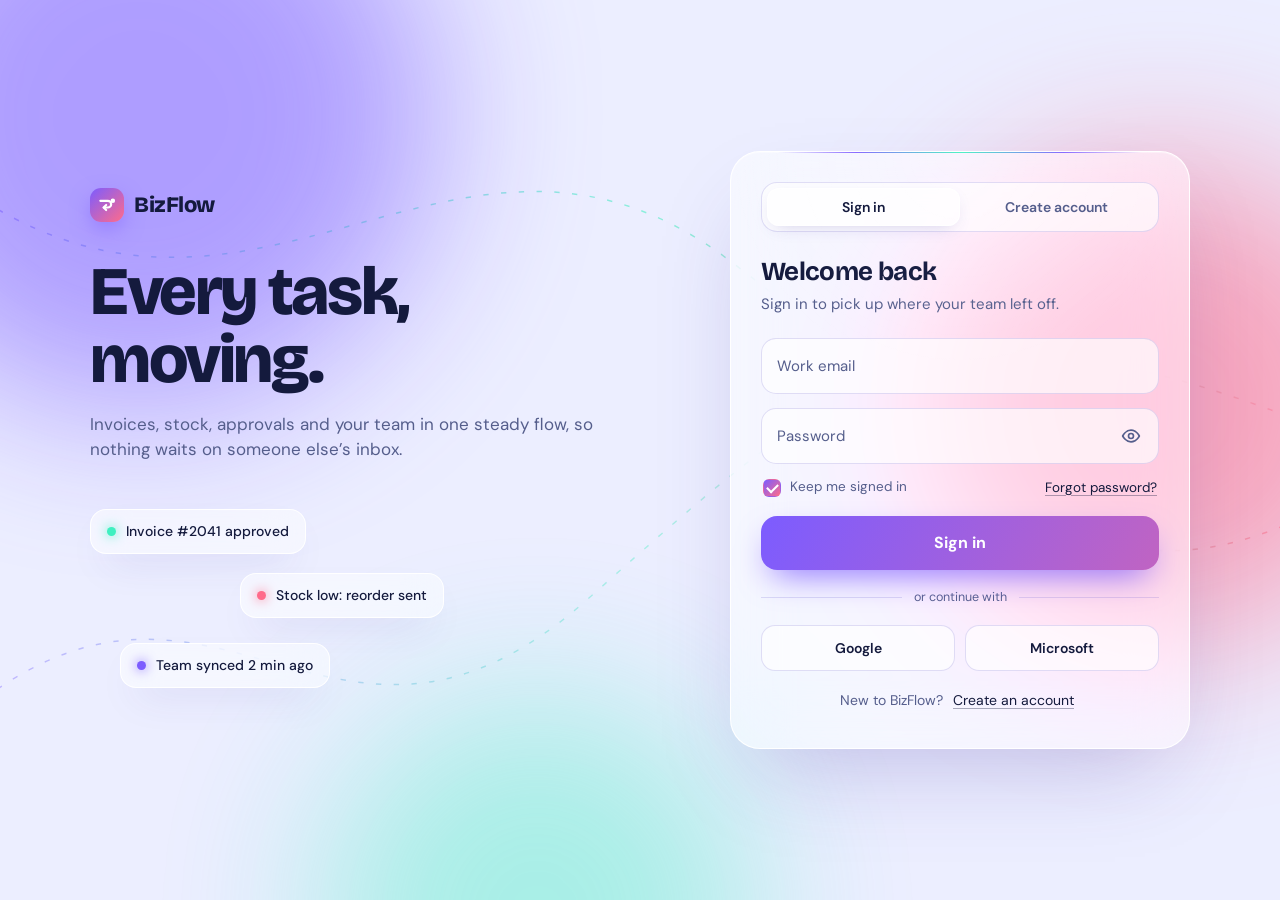
<file: frontend/BizFlow Login & Register.html>
<!DOCTYPE html>
<html lang="en">
<head>
<meta charset="utf-8">
<meta name="viewport" content="width=device-width, initial-scale=1, viewport-fit=cover">
<title>BizFlow · Sign in</title>
<link rel="preconnect" href="https://fonts.googleapis.com">
<link rel="preconnect" href="https://fonts.gstatic.com" crossorigin>
<link href="https://fonts.googleapis.com/css2?family=Bricolage+Grotesque:opsz,wght@12..96,500;12..96,700;12..96,800&family=DM+Sans:wght@400;500;600&display=swap" rel="stylesheet">
<style>
:root{
  --bg:#070B1F;--ink:#EEF1FF;--muted:#9AA3C7;
  --glass:rgba(255,255,255,.07);--glass-edge:rgba(255,255,255,.2);
  --field:rgba(255,255,255,.07);--field-edge:rgba(255,255,255,.14);
  --a1:#7C5CFF;--a2:#FF6B8A;--a3:#3EF0C0;--err:#FF7A8E;
  --shadow:rgba(0,0,0,.5);--blob:.75;--btn-ink:#0A0F2B;
  color-scheme:dark;
}
@media (prefers-color-scheme:light){
  :root:not([data-theme="dark"]){
    --bg:#ECEEFF;--ink:#141A3D;--muted:#555E8C;
    --glass:rgba(255,255,255,.5);--glass-edge:rgba(255,255,255,.95);
    --field:rgba(255,255,255,.65);--field-edge:rgba(90,80,200,.18);
    --err:#D6304F;--shadow:rgba(70,55,160,.28);--blob:.55;--btn-ink:#fff;
    color-scheme:light;
  }
}
:root[data-theme="light"]{
  --bg:#ECEEFF;--ink:#141A3D;--muted:#555E8C;
  --glass:rgba(255,255,255,.5);--glass-edge:rgba(255,255,255,.95);
  --field:rgba(255,255,255,.65);--field-edge:rgba(90,80,200,.18);
  --err:#D6304F;--shadow:rgba(70,55,160,.28);--blob:.55;--btn-ink:#fff;color-scheme:light;
}
*{box-sizing:border-box;margin:0}
:root{padding-top:env(safe-area-inset-top,0px);padding-bottom:env(safe-area-inset-bottom,0px)}
html{scroll-padding-top:env(safe-area-inset-top,0px)}
html,body{min-height:100%}
body{background:var(--bg);color:var(--ink);font:400 15px/1.5 "DM Sans",system-ui,sans-serif;overflow-x:hidden;-webkit-font-smoothing:antialiased}

/* backdrop */
.stage{position:fixed;inset:0;overflow:hidden;z-index:0}
.blob{position:absolute;border-radius:50%;filter:blur(80px);opacity:var(--blob);will-change:transform}
.b1{width:46vmax;height:46vmax;background:var(--a1);left:-12vmax;top:-14vmax;animation:d1 22s ease-in-out infinite alternate}
.b2{width:38vmax;height:38vmax;background:var(--a2);right:-10vmax;top:18vh;animation:d2 26s ease-in-out infinite alternate}
.b3{width:34vmax;height:34vmax;background:var(--a3);left:25vw;bottom:-18vmax;animation:d3 30s ease-in-out infinite alternate;opacity:calc(var(--blob) * .7)}
@keyframes d1{to{transform:translate(18vmax,12vmax) scale(1.15)}}
@keyframes d2{to{transform:translate(-16vmax,-8vmax) scale(.9)}}
@keyframes d3{to{transform:translate(-20vmax,-10vmax) scale(1.2)}}
.flow{position:absolute;inset:0;width:100%;height:100%;opacity:.55}
.flow path{fill:none;stroke:url(#g);stroke-width:1.5;stroke-dasharray:6 14;animation:dash 14s linear infinite}
.flow path:nth-child(2){animation-duration:20s;animation-direction:reverse;opacity:.7}
@keyframes dash{to{stroke-dashoffset:-400}}

/* layout */
main{position:relative;z-index:1;min-height:100vh;display:grid;grid-template-columns:1.1fr minmax(360px,460px);gap:clamp(32px,6vw,96px);align-items:center;max-width:1180px;margin:0 auto;padding:40px clamp(18px,4vw,40px)}
.brand{display:flex;align-items:center;gap:10px;font:800 22px "Bricolage Grotesque",sans-serif;letter-spacing:-.02em}
.logo{width:34px;height:34px;border-radius:11px;background:linear-gradient(135deg,var(--a1),var(--a2));display:grid;place-items:center;box-shadow:0 8px 24px -6px var(--a1)}
.logo svg{width:20px;height:20px}
.pitch h1{font:800 clamp(38px,5.4vw,68px)/1 "Bricolage Grotesque",sans-serif;letter-spacing:-.035em;margin:36px 0 18px;max-width:11ch}
.pitch p{color:var(--muted);max-width:42ch;font-size:17px}
.chips{position:relative;height:210px;margin-top:40px;max-width:480px}
.chip{position:absolute;display:flex;align-items:center;gap:10px;padding:11px 16px;border-radius:16px;background:var(--glass);border:1px solid var(--glass-edge);backdrop-filter:blur(18px) saturate(160%);-webkit-backdrop-filter:blur(18px) saturate(160%);box-shadow:0 18px 40px -18px var(--shadow);font-weight:500;font-size:14px;animation:bob 7s ease-in-out infinite}
.chip i{width:9px;height:9px;border-radius:50%;background:var(--a3);box-shadow:0 0 12px var(--a3)}
.chip:nth-child(1){left:0;top:6px}
.chip:nth-child(2){left:150px;top:70px;animation-delay:-2s}.chip:nth-child(2) i{background:var(--a2);box-shadow:0 0 12px var(--a2)}
.chip:nth-child(3){left:30px;top:140px;animation-delay:-4s}.chip:nth-child(3) i{background:var(--a1);box-shadow:0 0 12px var(--a1)}
@keyframes bob{50%{transform:translateY(-12px)}}

/* glass card */
.tilt{perspective:1100px}
.card{--mx:50%;--my:0%;position:relative;border-radius:30px;padding:30px;background:var(--glass);border:1px solid var(--glass-edge);backdrop-filter:blur(28px) saturate(170%);-webkit-backdrop-filter:blur(28px) saturate(170%);box-shadow:0 40px 90px -30px var(--shadow),inset 0 1px 0 rgba(255,255,255,.35);transition:transform .25s ease-out;transform-style:preserve-3d;overflow:hidden;animation:rise .9s cubic-bezier(.2,.8,.2,1) both}
@keyframes rise{from{opacity:0;transform:translateY(30px) scale(.97)}}
.card::before{content:"";position:absolute;inset:0;border-radius:inherit;pointer-events:none;background:radial-gradient(420px circle at var(--mx) var(--my),rgba(255,255,255,.22),transparent 55%);mix-blend-mode:soft-light}
.card::after{content:"";position:absolute;inset:0;border-radius:inherit;padding:1px;pointer-events:none;background:radial-gradient(260px circle at var(--mx) var(--my),var(--a3),var(--a1) 40%,transparent 70%);-webkit-mask:linear-gradient(#000 0 0) content-box,linear-gradient(#000 0 0);-webkit-mask-composite:xor;mask-composite:exclude;opacity:.9}

.tabs{position:relative;display:grid;grid-template-columns:1fr 1fr;padding:5px;border-radius:16px;background:var(--field);border:1px solid var(--field-edge);margin-bottom:26px}
.tabs button{position:relative;z-index:1;background:none;border:0;color:var(--muted);font:600 14px "DM Sans",sans-serif;padding:10px;cursor:pointer;transition:color .3s;border-radius:12px}
.tabs button[aria-selected="true"]{color:var(--ink)}
.pill{position:absolute;top:5px;bottom:5px;left:5px;width:calc(50% - 5px);border-radius:12px;background:var(--glass);border:1px solid var(--glass-edge);box-shadow:0 6px 18px -8px var(--shadow),inset 0 1px 0 rgba(255,255,255,.3);transition:transform .45s cubic-bezier(.5,1.4,.4,1)}
.tabs[data-view="register"] .pill{transform:translateX(100%)}

.panes{display:grid}
.pane{grid-area:1/1;transition:opacity .4s,transform .5s cubic-bezier(.2,.8,.2,1),filter .4s}
.pane[hidden-pane]{opacity:0;pointer-events:none;visibility:hidden;filter:blur(8px);transition:opacity .3s,transform .4s,filter .3s,visibility 0s .4s}
#login[hidden-pane]{transform:translateX(-30px)}
#register[hidden-pane]{transform:translateX(30px)}
h2{font:700 26px/1.1 "Bricolage Grotesque",sans-serif;letter-spacing:-.025em}
.sub{color:var(--muted);margin:6px 0 22px}

.field{position:relative;margin-bottom:14px}
.field input{width:100%;height:56px;padding:22px 46px 6px 16px;border-radius:15px;border:1px solid var(--field-edge);background:var(--field);color:var(--ink);font:500 15px "DM Sans",sans-serif;outline:none;transition:border-color .25s,box-shadow .25s,background .25s}
.field label{position:absolute;left:16px;top:17px;color:var(--muted);pointer-events:none;transition:all .2s;transform-origin:left}
.field input:focus,.field input:not(:placeholder-shown){}
.field input:focus ~ label,.field input:not(:placeholder-shown) ~ label{top:8px;font-size:11.5px;color:var(--a3)}
:root:not([data-theme="dark"]) .field input:focus ~ label{color:var(--a1)}
.field input:focus{border-color:var(--a3);box-shadow:0 0 0 4px color-mix(in srgb,var(--a3) 22%,transparent)}
.field.bad input{border-color:var(--err)}
.field .msg{font-size:12.5px;color:var(--err);margin:5px 4px 0;min-height:0;display:none}
.field.bad .msg{display:block}
.eye{position:absolute;right:8px;top:8px;width:40px;height:40px;border:0;background:none;color:var(--muted);cursor:pointer;border-radius:12px;display:grid;place-items:center}
.eye:hover{color:var(--ink)}
.eye svg{width:20px;height:20px}

.meter{display:grid;grid-template-columns:repeat(4,1fr);gap:5px;margin:-4px 2px 14px}
.meter span{height:4px;border-radius:4px;background:var(--field-edge);transition:background .3s}
.meter[data-s="1"] span:nth-child(-n+1){background:var(--err)}
.meter[data-s="2"] span:nth-child(-n+2){background:var(--a2)}
.meter[data-s="3"] span:nth-child(-n+3){background:var(--a1)}
.meter[data-s="4"] span{background:var(--a3)}
.meter-t{font-size:12px;color:var(--muted);margin:-8px 2px 14px;min-height:18px}

.row{display:flex;justify-content:space-between;align-items:center;gap:10px;margin:2px 2px 18px;font-size:13.5px}
.check{display:flex;gap:9px;align-items:flex-start;color:var(--muted);cursor:pointer;line-height:1.4}
.check input{appearance:none;flex:none;width:18px;height:18px;margin-top:1px;border-radius:6px;border:1px solid var(--field-edge);background:var(--field);display:grid;place-items:center;cursor:pointer;transition:all .2s}
.check input:checked{background:linear-gradient(135deg,var(--a1),var(--a2));border-color:transparent}
.check input:checked::after{content:"";width:9px;height:5px;border:2px solid #fff;border-top:0;border-right:0;transform:rotate(-45deg) translate(1px,-1px)}
a,.link{color:var(--ink);text-decoration:underline;text-decoration-color:color-mix(in srgb,var(--ink) 35%,transparent);text-underline-offset:3px;background:none;border:0;font:inherit;cursor:pointer}
a:hover,.link:hover{text-decoration-color:var(--a3)}

.cta{position:relative;width:100%;height:54px;border:0;border-radius:16px;font:700 16px "DM Sans",sans-serif;color:var(--btn-ink);cursor:pointer;background:linear-gradient(120deg,var(--a3),#9CF7DD 45%,var(--a3));background-size:200% 100%;box-shadow:0 14px 34px -12px var(--a3);transition:transform .2s,background-position .6s,box-shadow .3s;overflow:hidden}
:root:not([data-theme="dark"]) .cta{background:linear-gradient(120deg,var(--a1),var(--a2));background-size:200% 100%;box-shadow:0 14px 34px -12px var(--a1)}
@media (prefers-color-scheme:dark){:root:not([data-theme="light"]) .cta{background:linear-gradient(120deg,var(--a3),#9CF7DD 45%,var(--a3));background-size:200% 100%;color:#0A0F2B}}
.cta:hover{transform:translateY(-2px);background-position:100% 0}
.cta:active{transform:scale(.98)}
.cta.load{pointer-events:none;color:transparent}
.cta.load::after{content:"";position:absolute;inset:0;margin:auto;width:22px;height:22px;border-radius:50%;border:3px solid rgba(0,0,0,.2);border-top-color:#0A0F2B;animation:spin .7s linear infinite}
@keyframes spin{to{transform:rotate(360deg)}}
.alt{text-align:center;color:var(--muted);margin-top:18px;font-size:14px}

.divider{display:flex;align-items:center;gap:12px;color:var(--muted);font-size:12.5px;margin:18px 0}
.divider::before,.divider::after{content:"";flex:1;height:1px;background:var(--field-edge)}
.social{display:grid;grid-template-columns:1fr 1fr;gap:10px}
.social button{height:46px;border-radius:14px;border:1px solid var(--field-edge);background:var(--field);color:var(--ink);font:600 14px "DM Sans",sans-serif;cursor:pointer;display:flex;gap:8px;align-items:center;justify-content:center;transition:transform .2s,border-color .2s}
.social button:hover{transform:translateY(-2px);border-color:var(--a1)}

.done{position:absolute;inset:0;display:grid;place-content:center;justify-items:center;text-align:center;gap:10px;padding:30px;background:var(--glass);backdrop-filter:blur(30px);-webkit-backdrop-filter:blur(30px);opacity:0;pointer-events:none;transition:opacity .5s;z-index:3}
.done.on{opacity:1;pointer-events:auto}
.done .ring{width:76px;height:76px;border-radius:50%;display:grid;place-items:center;background:linear-gradient(135deg,var(--a3),var(--a1));box-shadow:0 0 50px -6px var(--a3);transform:scale(.4);transition:transform .7s cubic-bezier(.3,1.6,.4,1)}
.done.on .ring{transform:scale(1)}
.done svg{width:38px;height:38px;stroke:#fff;fill:none;stroke-width:3;stroke-linecap:round;stroke-linejoin:round;stroke-dasharray:40;stroke-dashoffset:40}
.done.on svg{stroke-dashoffset:0;transition:stroke-dashoffset .6s .35s}

:focus-visible{outline:2px solid var(--a3);outline-offset:3px}
@media (max-width:900px){
  main{grid-template-columns:1fr;gap:28px;padding-top:28px}
  .pitch h1{font-size:34px;margin:22px 0 10px;max-width:none}
  .pitch p,.chips{display:none}
  .card{padding:24px 20px}
}
@media (prefers-reduced-motion:reduce){
  *,*::before,*::after{animation:none!important;transition-duration:.01s!important}
}
</style>
</head>
<body>
<div class="stage" aria-hidden="true">
  <div class="blob b1"></div><div class="blob b2"></div><div class="blob b3"></div>
  <svg class="flow" viewBox="0 0 1440 900" preserveAspectRatio="none">
    <defs><linearGradient id="g" x1="0" x2="1"><stop offset="0" stop-color="#7C5CFF"/><stop offset=".5" stop-color="#3EF0C0"/><stop offset="1" stop-color="#FF6B8A"/></linearGradient></defs>
    <path d="M-20 700C250 520 380 820 660 600S1050 280 1460 420"/>
    <path d="M-20 200C300 380 520 60 820 260S1200 620 1460 520"/>
  </svg>
</div>

<main>
  <section class="pitch">
    <div class="brand"><span class="logo"><svg viewBox="0 0 24 24" fill="none" stroke="#fff" stroke-width="2.6" stroke-linecap="round" stroke-linejoin="round"><path d="M4 7h9a4 4 0 0 1 0 8H8"/><path d="m11 12-3 3 3 3"/><circle cx="19" cy="7" r="1.4" fill="#fff"/></svg></span>BizFlow</div>
    <h1>Every task, moving.</h1>
    <p>Invoices, stock, approvals and your team in one steady flow, so nothing waits on someone else’s inbox.</p>
    <div class="chips" aria-hidden="true">
      <div class="chip"><i></i>Invoice #2041 approved</div>
      <div class="chip"><i></i>Stock low: reorder sent</div>
      <div class="chip"><i></i>Team synced 2 min ago</div>
    </div>
  </section>

  <div class="tilt" id="tilt">
    <div class="card" id="card">
      <div class="tabs" id="tabs" data-view="login" role="tablist">
        <span class="pill"></span>
        <button role="tab" id="t-login" aria-selected="true" aria-controls="login" data-go="login">Sign in</button>
        <button role="tab" id="t-register" aria-selected="false" aria-controls="register" data-go="register">Create account</button>
      </div>

      <div class="panes">
        <form class="pane" id="login" role="tabpanel" aria-labelledby="t-login" novalidate>
          <h2>Welcome back</h2>
          <p class="sub">Sign in to pick up where your team left off.</p>
          <div class="field"><input id="l-email" name="email" type="email" placeholder=" " autocomplete="email" required><label for="l-email">Work email</label><p class="msg"></p></div>
          <div class="field"><input id="l-pass" name="password" type="password" placeholder=" " autocomplete="current-password" required><label for="l-pass">Password</label>
            <button type="button" class="eye" aria-label="Show password" data-eye="l-pass"></button><p class="msg"></p></div>
          <div class="row">
            <label class="check"><input type="checkbox" checked> Keep me signed in</label>
            <a href="#login" class="forgot">Forgot password?</a>
          </div>
          <button class="cta" type="submit">Sign in</button>
          <div class="divider">or continue with</div>
          <div class="social"><button type="button">Google</button><button type="button">Microsoft</button></div>
          <p class="alt">New to BizFlow? <button type="button" class="link" data-go="register">Create an account</button></p>
        </form>

        <form class="pane" id="register" role="tabpanel" aria-labelledby="t-register" novalidate hidden-pane>
          <h2>Start your workspace</h2>
          <p class="sub">Free for 14 days. No card needed.</p>
          <div class="field"><input id="r-name" name="name" type="text" placeholder=" " autocomplete="name" required><label for="r-name">Full name</label><p class="msg"></p></div>
          <div class="field"><input id="r-email" name="email" type="email" placeholder=" " autocomplete="email" required><label for="r-email">Work email</label><p class="msg"></p></div>
          <div class="field"><input id="r-pass" name="password" type="password" placeholder=" " autocomplete="new-password" required><label for="r-pass">Password</label>
            <button type="button" class="eye" aria-label="Show password" data-eye="r-pass"></button><p class="msg"></p></div>
          <div class="meter" id="meter" data-s="0"><span></span><span></span><span></span><span></span></div>
          <div class="meter-t" id="meter-t">Use 8+ characters with a mix of letters, numbers and symbols.</div>
          <div class="row"><label class="check"><input type="checkbox" id="r-terms"> <span>I agree to the <a href="#register">Terms</a> and <a href="#register">Privacy Policy</a></span></label></div>
          <p class="field bad" id="terms-err" style="display:none;margin:-8px 2px 12px"><span class="msg" style="display:block">Accept the terms to create your account.</span></p>
          <button class="cta" type="submit">Create account</button>
          <p class="alt">Already have an account? <button type="button" class="link" data-go="login">Sign in</button></p>
        </form>
      </div>

      <div class="done" id="done" role="status" aria-live="polite">
        <div class="ring"><svg viewBox="0 0 24 24"><path d="M5 12.5l4.5 4.5L19 7.5"/></svg></div>
        <h2 id="done-h">You’re in</h2>
        <p class="sub" id="done-p" style="margin:0">Taking you to your dashboard…</p>
        <button class="link" id="back" type="button">Back to the form</button>
      </div>
    </div>
  </div>
</main>

<script>
(function(){
  var $=function(s,r){return (r||document).querySelector(s)},$$=function(s,r){return [].slice.call((r||document).querySelectorAll(s))};
  var card=$('#card'),tabs=$('#tabs'),forms={login:$('#login'),register:$('#register')};
  var eyeOn='<svg viewBox="0 0 24 24" fill="none" stroke="currentColor" stroke-width="2" stroke-linecap="round" stroke-linejoin="round"><path d="M2 12s3.6-7 10-7 10 7 10 7-3.6 7-10 7S2 12 2 12z"/><circle cx="12" cy="12" r="3"/></svg>';
  var eyeOff='<svg viewBox="0 0 24 24" fill="none" stroke="currentColor" stroke-width="2" stroke-linecap="round" stroke-linejoin="round"><path d="M3 3l18 18"/><path d="M10.6 5.1A10 10 0 0 1 12 5c6.4 0 10 7 10 7a17 17 0 0 1-3.2 4M6.5 6.6A17 17 0 0 0 2 12s3.6 7 10 7a9.700 9.700 0 0 0 4-.9"/><path d="M9.9 9.9a3 3 0 0 0 4.2 4.2"/></svg>';
  $$('.eye').forEach(function(b){b.innerHTML=eyeOn;b.addEventListener('click',function(){
    var i=$('#'+b.dataset.eye),show=i.type==='password';i.type=show?'text':'password';
    b.innerHTML=show?eyeOff:eyeOn;b.setAttribute('aria-label',show?'Hide password':'Show password');});});

  /* view switching, driven by #login / #register */
  function show(view){
    if(!forms[view])view='login';
    tabs.dataset.view=view;
    Object.keys(forms).forEach(function(k){
      var on=k===view;
      if(on)forms[k].removeAttribute('hidden-pane');else forms[k].setAttribute('hidden-pane','');
      forms[k].inert=!on;
      $('#t-'+k).setAttribute('aria-selected',on);
    });
    document.title='BizFlow · '+(view==='login'?'Sign in':'Create account');
    $('#done').classList.remove('on');
  }
  $$('[data-go]').forEach(function(b){b.addEventListener('click',function(){
    try{history.replaceState(null,'','#'+b.dataset.go)}catch(e){}show(b.dataset.go);});});
  window.addEventListener('hashchange',function(){show(location.hash.slice(1))});
  show(location.hash.slice(1)||'login');

  /* cursor light + tilt */
  var tilt=$('#tilt'),fine=matchMedia('(pointer:fine)').matches,reduce=matchMedia('(prefers-reduced-motion:reduce)').matches;
  card.addEventListener('pointermove',function(e){
    var r=card.getBoundingClientRect(),x=e.clientX-r.left,y=e.clientY-r.top;
    card.style.setProperty('--mx',x+'px');card.style.setProperty('--my',y+'px');
    if(fine&&!reduce){var px=x/r.width-.5,py=y/r.height-.5;
      card.style.transform='rotateY('+(px*7)+'deg) rotateX('+(-py*7)+'deg)';}
  });
  card.addEventListener('pointerleave',function(){card.style.transform='';card.style.setProperty('--mx','50%');card.style.setProperty('--my','0%')});
  if(fine&&!reduce){window.addEventListener('pointermove',function(e){
    var x=(e.clientX/innerWidth-.5),y=(e.clientY/innerHeight-.5);
    $$('.blob').forEach(function(b,i){b.style.translate=(x*(30+i*20))+'px '+(y*(30+i*20))+'px'});
  });}

  /* validation */
  var emailRe=/^[^\s@]+@[^\s@]+\.[^\s@]{2,}$/;
  function setErr(input,msg){var f=input.closest('.field');f.classList.toggle('bad',!!msg);$('.msg',f).textContent=msg||'';input.setAttribute('aria-invalid',!!msg);return !msg}
  function chk(input){
    var v=input.value.trim(),n=input.name;
    if(n==='name')return setErr(input,v.length<2?'Enter your full name.':'');
    if(n==='email')return setErr(input,!emailRe.test(v)?'Enter a valid email, like you@company.com.':'');
    if(n==='password'){
      var reg=input.id==='r-pass';
      if(!input.value)return setErr(input,'Enter your password.');
      if(reg&&score(input.value)<2)return setErr(input,'Too easy to guess. Add length, numbers or symbols.');
      return setErr(input,'');}
    return true;
  }
  $$('.field input').forEach(function(i){
    i.addEventListener('blur',function(){if(i.value)chk(i)});
    i.addEventListener('input',function(){if(i.closest('.field').classList.contains('bad'))chk(i)});
  });

  function score(p){var s=0;if(p.length>=8)s++;if(/[a-z]/.test(p)&&/[A-Z]/.test(p))s++;if(/\d/.test(p))s++;if(/[^A-Za-z0-9]/.test(p))s++;if(p.length<8)s=Math.min(s,1);return p?Math.max(s,1):0}
  var words=['','Weak','Fair','Good','Strong'];
  $('#r-pass').addEventListener('input',function(e){
    var s=score(e.target.value);$('#meter').dataset.s=s;
    $('#meter-t').textContent=s?words[s]+(s<3?': add length, numbers or symbols.':'.'):'Use 8+ characters with a mix of letters, numbers and symbols.';
  });

  /* submit (front-end only: wire fetch() to your API here) */
  $$('form').forEach(function(f){f.addEventListener('submit',function(e){
    e.preventDefault();
    var ok=true;$$('.field input',f).forEach(function(i){if(!chk(i))ok=false});
    if(f.id==='register'){var t=$('#r-terms').checked;$('#terms-err').style.display=t?'none':'block';if(!t)ok=false}
    if(!ok){var bad=$('.field.bad input',f);if(bad)bad.focus();return}
    var btn=$('.cta',f);btn.classList.add('load');
    setTimeout(function(){
      btn.classList.remove('load');
      var name=f.id==='register'?$('#r-name').value.trim().split(' ')[0]:'';
      $('#done-h').textContent=f.id==='register'?'Welcome, '+name:'You’re in';
      $('#done-p').textContent=f.id==='register'?'Your workspace is ready.':'Taking you to your dashboard…';
      $('#done').classList.add('on');
    },1200);
  })});
  $('#back').addEventListener('click',function(){$('#done').classList.remove('on')});
  $('.forgot').addEventListener('click',function(e){e.preventDefault()});
})();
</script>
</body>
</html>
</file>
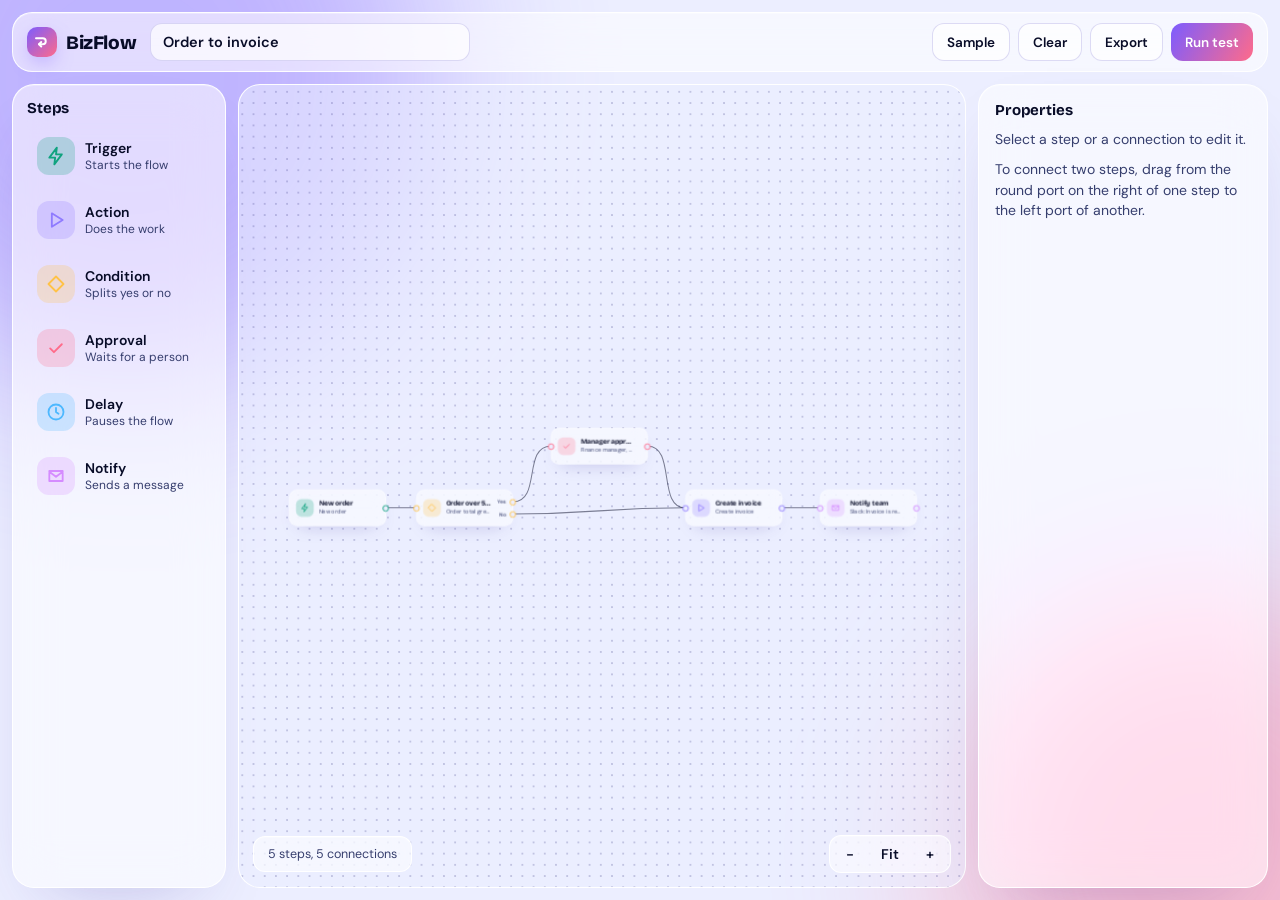
<file: frontend/BizFlow Workflow Designer.html>
<!DOCTYPE html>
<html lang="en">
<head>
<meta charset="utf-8">
<meta name="viewport" content="width=device-width, initial-scale=1, viewport-fit=cover">
<title>BizFlow · Workflow designer</title>
<link rel="preconnect" href="https://fonts.googleapis.com">
<link rel="preconnect" href="https://fonts.gstatic.com" crossorigin>
<link href="https://fonts.googleapis.com/css2?family=Bricolage+Grotesque:opsz,wght@12..96,600;12..96,700;12..96,800&family=DM+Sans:wght@400;500;600&display=swap" rel="stylesheet">
<style>
:root{
  --bg:#070B1F;--ink:#FFFFFF;--muted:#CDD3F0;
  --glass:rgba(255,255,255,.07);--glass-edge:rgba(255,255,255,.2);
  --field:rgba(255,255,255,.07);--field-edge:rgba(255,255,255,.16);
  --a1:#7C5CFF;--a2:#FF6B8A;--a3:#3EF0C0;--err:#FF7A8E;
  --shadow:rgba(0,0,0,.5);--blob:.55;--dot:rgba(255,255,255,.2);
  --run:linear-gradient(120deg,#3EF0C0,#9CF7DD);--run-ink:#0A0F2B;
  color-scheme:dark;
}
@media (prefers-color-scheme:light){
  :root:not([data-theme="dark"]){
    --bg:#ECEEFF;--ink:#080C28;--muted:#363E6E;
    --glass:rgba(255,255,255,.55);--glass-edge:rgba(255,255,255,.95);
    --field:rgba(255,255,255,.7);--field-edge:rgba(90,80,200,.2);
    --err:#D6304F;--shadow:rgba(70,55,160,.28);--blob:.4;--dot:rgba(40,40,120,.22);
    --run:linear-gradient(120deg,#7C5CFF,#FF6B8A);--run-ink:#fff;color-scheme:light;
  }
}
:root[data-theme="light"]{
  --bg:#ECEEFF;--ink:#080C28;--muted:#363E6E;
  --glass:rgba(255,255,255,.55);--glass-edge:rgba(255,255,255,.95);
  --field:rgba(255,255,255,.7);--field-edge:rgba(90,80,200,.2);
  --err:#D6304F;--shadow:rgba(70,55,160,.28);--blob:.4;--dot:rgba(40,40,120,.22);
  --run:linear-gradient(120deg,#7C5CFF,#FF6B8A);--run-ink:#fff;color-scheme:light;
}
*{box-sizing:border-box;margin:0}
:root{padding-top:env(safe-area-inset-top,0px);padding-bottom:env(safe-area-inset-bottom,0px)}
html{scroll-padding-top:env(safe-area-inset-top,0px)}
html,body{height:100%}
body{background:var(--bg);color:var(--ink);font:400 14px/1.45 "DM Sans",system-ui,sans-serif;overflow:hidden;-webkit-font-smoothing:antialiased}
.stage{position:fixed;inset:0;z-index:0;overflow:hidden}
.blob{position:absolute;border-radius:50%;filter:blur(90px);opacity:var(--blob)}
.b1{width:48vmax;height:48vmax;background:var(--a1);left:-14vmax;top:-18vmax;animation:d1 24s ease-in-out infinite alternate}
.b2{width:40vmax;height:40vmax;background:var(--a2);right:-14vmax;bottom:-16vmax;animation:d2 28s ease-in-out infinite alternate}
@keyframes d1{to{transform:translate(16vmax,10vmax)}}
@keyframes d2{to{transform:translate(-14vmax,-8vmax)}}
.glass{background:var(--glass);border:1px solid var(--glass-edge);backdrop-filter:blur(24px) saturate(160%);-webkit-backdrop-filter:blur(24px) saturate(160%);box-shadow:0 30px 70px -34px var(--shadow),inset 0 1px 0 rgba(255,255,255,.28)}

.app{position:relative;z-index:1;height:100%;display:grid;grid-template-columns:214px minmax(0,1fr) 290px;grid-template-rows:auto minmax(0,1fr);gap:12px;padding:12px}
.top{grid-column:1/-1;display:flex;align-items:center;gap:14px;padding:10px 14px;border-radius:20px;flex-wrap:wrap}
.brand{display:flex;align-items:center;gap:9px;font:800 19px "Bricolage Grotesque",sans-serif;letter-spacing:-.02em}
.logo{width:30px;height:30px;border-radius:10px;background:linear-gradient(135deg,var(--a1),var(--a2));display:grid;place-items:center;box-shadow:0 8px 22px -8px var(--a1)}
.name{flex:1;min-width:140px;max-width:320px;background:var(--field);border:1px solid var(--field-edge);border-radius:12px;color:var(--ink);font:600 14.5px "DM Sans",sans-serif;padding:9px 12px;outline:none}
.name:focus,.f input:focus,.f select:focus,.f textarea:focus{border-color:var(--a3)}
.acts{margin-left:auto;display:flex;gap:8px;flex-wrap:wrap}
.btn{height:38px;padding:0 14px;border-radius:12px;border:1px solid var(--field-edge);background:var(--field);color:var(--ink);font:600 13.5px "DM Sans",sans-serif;cursor:pointer;transition:transform .2s,border-color .2s}
.btn:hover{transform:translateY(-1px);border-color:var(--a3)}
.btn.run{border:0;color:var(--run-ink);background:var(--run)}
.btn.run:disabled{opacity:.6;cursor:progress}
.btn.danger{width:100%;margin-top:10px;color:var(--err);border-color:color-mix(in srgb,var(--err) 50%,transparent)}
:focus-visible{outline:2px solid var(--a3);outline-offset:2px}

h3{font:700 15px "Bricolage Grotesque",sans-serif;letter-spacing:-.01em;margin-bottom:10px}
.pal{padding:14px;border-radius:22px;overflow:auto}
.pi{display:flex;gap:10px;align-items:center;width:100%;padding:9px;border-radius:14px;border:1px solid transparent;background:none;color:var(--ink);cursor:grab;text-align:left;margin-bottom:6px;font:600 14px "DM Sans",sans-serif;transition:background .2s,border-color .2s}
.pi:hover{background:var(--field);border-color:var(--field-edge)}
.pi small{display:block;color:var(--muted);font-size:12px;font-weight:400}
.ic{flex:none;width:38px;height:38px;border-radius:12px;display:grid;place-items:center;background:color-mix(in srgb,var(--c) 24%,transparent);color:var(--c)}
.t-trigger{--c:#3EF0C0}.t-action{--c:#8F7BFF}.t-condition{--c:#FFC247}.t-approval{--c:#FF6B8A}.t-delay{--c:#4DB8FF}.t-notify{--c:#D58BFF}
:root:not([data-theme="dark"]) .t-trigger{--c:#0FA37F}
@media (prefers-color-scheme:dark){:root:not([data-theme="light"]) .t-trigger{--c:#3EF0C0}}

.canvas{position:relative;border-radius:22px;overflow:hidden;border:1px solid var(--glass-edge);background-color:color-mix(in srgb,var(--bg) 55%,transparent);background-image:radial-gradient(var(--dot) 1.3px,transparent 1.4px);background-size:24px 24px;touch-action:none;cursor:grab}
.canvas:active{cursor:grabbing}
.world{position:absolute;left:0;top:0;transform-origin:0 0}
#edges{position:absolute;left:0;top:0;width:1px;height:1px;overflow:visible;pointer-events:none}
.edge{fill:none;stroke:color-mix(in srgb,var(--ink) 50%,transparent);stroke-width:2.2;stroke-linecap:round}
.edge.sel{stroke:var(--a3);stroke-width:3.4}
.edge.live{stroke:var(--a3);stroke-width:3.4;stroke-dasharray:8 8;animation:fl .45s linear infinite}
.edge.tmp{stroke:var(--a3);stroke-dasharray:6 6}
.hit{fill:none;stroke:transparent;stroke-width:20;pointer-events:stroke;cursor:pointer}
@keyframes fl{to{stroke-dashoffset:-16}}
.node{position:absolute;left:0;top:0;width:208px;height:78px;border-radius:18px;padding:0 30px 0 14px;display:flex;align-items:center;gap:11px;background:var(--glass);border:1px solid var(--glass-edge);backdrop-filter:blur(16px) saturate(160%);-webkit-backdrop-filter:blur(16px) saturate(160%);box-shadow:0 18px 40px -22px var(--shadow);cursor:grab;touch-action:none;user-select:none;-webkit-user-select:none;transition:box-shadow .25s,border-color .25s}
.node.t-condition{padding-right:44px}
.node.sel{border-color:var(--c);box-shadow:0 0 0 3px color-mix(in srgb,var(--c) 32%,transparent),0 18px 40px -22px var(--shadow)}
.node.run{border-color:var(--c);box-shadow:0 0 0 5px color-mix(in srgb,var(--c) 40%,transparent),0 0 36px var(--c)}
.node.ok{border-color:var(--c)}
.tx{min-width:0}
.tx b{display:block;font:700 14.5px/1.25 "Bricolage Grotesque",sans-serif;white-space:nowrap;overflow:hidden;text-overflow:ellipsis}
.tx small{display:block;color:var(--muted);font-size:12px;white-space:nowrap;overflow:hidden;text-overflow:ellipsis}
.port{position:absolute;width:14px;height:14px;border-radius:50%;background:var(--bg);border:2.5px solid var(--c);cursor:crosshair;transition:transform .15s,background .15s}
.port::after{content:"";position:absolute;inset:-8px}
.port.in{left:-7px;top:32px}.port.out{right:-7px}
.port:hover,.node.hot .port.in{transform:scale(1.4);background:var(--c)}
.pl{position:absolute;right:15px;font-size:10.5px;font-weight:600;line-height:14px;color:var(--muted);pointer-events:none}

.empty{position:absolute;inset:0;display:grid;place-content:center;text-align:center;color:var(--muted);pointer-events:none;padding:20px}
.empty b{font:700 20px "Bricolage Grotesque",sans-serif;color:var(--ink);display:block;margin-bottom:4px}
.hud{position:absolute;left:14px;right:14px;bottom:14px;display:flex;justify-content:space-between;align-items:center;pointer-events:none}
.hud>*{pointer-events:auto}
.chip{padding:8px 14px;border-radius:12px;font-size:12.5px;color:var(--muted)}
.zoom{display:flex;border-radius:12px;overflow:hidden}
.zoom button{min-width:40px;height:36px;border:0;background:none;color:var(--ink);font:600 14px "DM Sans",sans-serif;cursor:pointer;padding:0 8px}
.zoom button:hover{background:var(--field)}
.log{position:absolute;left:14px;bottom:62px;width:min(350px,calc(100% - 28px));max-height:210px;overflow:auto;border-radius:18px;padding:12px 14px;font-size:13px}
.log[hidden]{display:none}
.lh{display:flex;justify-content:space-between;align-items:center;margin-bottom:6px}
.lh b{font:700 14px "Bricolage Grotesque",sans-serif}
.lh button{background:none;border:0;color:var(--muted);font-size:18px;cursor:pointer;line-height:1}
.log ol{list-style:none;padding:0}
.log li{padding:3px 0;color:var(--ink)}
.log li::before{content:"";display:inline-block;width:8px;height:8px;border-radius:50%;background:var(--a3);margin-right:8px}

.insp{padding:16px;border-radius:22px;overflow:auto}
.insp p{color:var(--muted)}
.f{display:block;margin:12px 0}
.f span{display:block;font-size:12.5px;color:var(--muted);margin-bottom:5px;font-weight:500}
.f input,.f select,.f textarea{width:100%;padding:10px 12px;border-radius:12px;border:1px solid var(--field-edge);background:var(--field);color:var(--ink);font:500 14px "DM Sans",sans-serif;outline:none}
.f textarea{resize:vertical;min-height:70px}
.m-only{display:none;width:100%;margin-top:8px}

.modal{position:fixed;inset:0;z-index:20;display:grid;place-items:center;background:rgba(5,8,25,.55);backdrop-filter:blur(6px);-webkit-backdrop-filter:blur(6px);padding:16px}
.modal[hidden]{display:none}
.mbox{width:min(640px,100%);border-radius:24px;padding:20px;background:var(--bg);border:1px solid var(--glass-edge)}
.mbox textarea{width:100%;height:280px;margin:10px 0 14px;padding:12px;border-radius:14px;border:1px solid var(--field-edge);background:var(--field);color:var(--ink);font:12.5px/1.5 ui-monospace,Menlo,monospace;outline:none;resize:vertical}
.mrow{display:flex;gap:8px;flex-wrap:wrap}
.mmsg{color:var(--muted);margin-left:auto;align-self:center;font-size:13px}

@media (max-width:860px){
  .app{grid-template-columns:minmax(0,1fr);grid-template-rows:auto auto minmax(0,1fr);padding:8px;gap:8px}
  .top{grid-column:auto;padding:8px 10px;gap:8px}
  .acts{margin-left:0;width:100%}.acts .btn{flex:1;padding:0 8px}
  .name{max-width:none}
  .pal{display:flex;gap:6px;overflow-x:auto;padding:8px;border-radius:18px}
  .pal h3{display:none}
  .pi{width:auto;flex:none;margin:0;cursor:pointer;padding:6px 10px 6px 6px}.pi small{display:none}
  .insp{position:fixed;left:8px;right:8px;bottom:calc(8px + env(safe-area-inset-bottom,0px));max-height:48vh;z-index:6;transform:translateY(140%);transition:transform .35s cubic-bezier(.2,.8,.2,1)}
  .app.has-sel .insp{transform:none}
  .m-only{display:block}
}
@media (prefers-reduced-motion:reduce){*,*::before,*::after{animation:none!important;transition-duration:.01s!important}}
</style>
</head>
<body>
<div class="stage" aria-hidden="true"><div class="blob b1"></div><div class="blob b2"></div></div>

<div class="app" id="app">
  <header class="top glass">
    <div class="brand"><span class="logo"><svg viewBox="0 0 24 24" width="18" height="18" fill="none" stroke="#fff" stroke-width="2.6" stroke-linecap="round" stroke-linejoin="round"><path d="M4 7h9a4 4 0 0 1 0 8H8"/><path d="m11 12-3 3 3 3"/></svg></span>BizFlow</div>
    <input class="name" id="wfname" value="Order to invoice" aria-label="Workflow name">
    <div class="acts">
      <button class="btn" id="b-sample">Sample</button>
      <button class="btn" id="b-clear">Clear</button>
      <button class="btn" id="b-export">Export</button>
      <button class="btn run" id="b-run">Run test</button>
    </div>
  </header>

  <aside class="pal glass" id="pal"><h3>Steps</h3></aside>

  <section class="canvas" id="canvas">
    <div class="world" id="world"><svg id="edges"></svg><div id="nodes"></div></div>
    <div class="empty" id="empty"><div><b>Start with a trigger</b>Drag a step from the left, or click one to add it.</div></div>
    <div class="log glass" id="log" hidden></div>
    <div class="hud">
      <span class="chip glass" id="stat"></span>
      <div class="zoom glass"><button id="z-out" aria-label="Zoom out">−</button><button id="z-fit">Fit</button><button id="z-in" aria-label="Zoom in">+</button></div>
    </div>
  </section>

  <aside class="insp glass" id="insp"></aside>
</div>

<div class="modal" id="modal" hidden>
  <div class="mbox" role="dialog" aria-label="Workflow JSON">
    <h3>Workflow JSON</h3>
    <p style="color:var(--muted)">Copy this into your backend, or paste a saved workflow and load it.</p>
    <textarea id="json" spellcheck="false"></textarea>
    <div class="mrow">
      <button class="btn run" id="m-copy">Copy JSON</button>
      <button class="btn" id="m-load">Load from JSON</button>
      <button class="btn" id="m-close">Close</button>
      <span class="mmsg" id="m-msg"></span>
    </div>
  </div>
</div>

<script>
(function(){
const $=(s,r=document)=>r.querySelector(s),$$=(s,r=document)=>[...r.querySelectorAll(s)];
const W=208,H=78,canvas=$('#canvas'),world=$('#world'),app=$('#app');
const ICON={trigger:'M13 2L4 14h7l-1 8 9-12h-7z',action:'M7 4l13 8-13 8z',condition:'M12 3l9 9-9 9-9-9z',approval:'M5 12.5l4.5 4.5L19 7.5',delay:'M12 7v5l3 2M21 12a9 9 0 1 1-18 0 9 9 0 0 1 18 0z',notify:'M4 6h16v12H4zM4 7l8 6 8-6'};
const svgi=t=>'<svg viewBox="0 0 24 24" width="20" height="20" fill="none" stroke="currentColor" stroke-width="2.2" stroke-linecap="round" stroke-linejoin="round"><path d="'+ICON[t]+'"/></svg>';
const esc=s=>String(s).replace(/[&<>"']/g,c=>({'&':'&amp;','<':'&lt;','>':'&gt;','"':'&quot;',"'":'&#39;'}[c]));
const T={
  trigger:{label:'Trigger',hint:'Starts the flow',title:'New order',cfg:{event:'New order'},f:[['event','When this happens','sel',['New order','Form submitted','Every day at 9:00','Webhook received']]],sub:c=>c.event,say:c=>'Started by: '+c.event},
  action:{label:'Action',hint:'Does the work',title:'Create invoice',cfg:{act:'Create invoice'},f:[['act','Do this','sel',['Create invoice','Update record','Send to CRM','Generate report']]],sub:c=>c.act,say:c=>'Ran: '+c.act},
  condition:{label:'Condition',hint:'Splits yes or no',title:'Order over 500?',cfg:{field:'Order total',op:'greater than',val:'500',test:'Yes'},f:[['field','Check','txt'],['op','Is','sel',['greater than','less than','equal to']],['val','Value','txt'],['test','Test run result','sel',['Yes','No']]],sub:c=>c.field+' '+c.op+' '+c.val,say:c=>'Checked '+c.field+' '+c.op+' '+c.val+': '+c.test},
  approval:{label:'Approval',hint:'Waits for a person',title:'Manager approval',cfg:{who:'Finance manager',sla:'24'},f:[['who','Approver','txt'],['sla','Respond within (hours)','num']],sub:c=>c.who+', within '+c.sla+' h',say:c=>'Approved by '+c.who},
  delay:{label:'Delay',hint:'Pauses the flow',title:'Wait',cfg:{n:'1',unit:'days'},f:[['n','Wait for','num'],['unit','Unit','sel',['minutes','hours','days']]],sub:c=>c.n+' '+c.unit,say:c=>'Waited '+c.n+' '+c.unit},
  notify:{label:'Notify',hint:'Sends a message',title:'Notify team',cfg:{ch:'Slack',msg:'New invoice is ready.'},f:[['ch','Channel','sel',['Email','Slack','SMS']],['msg','Message','area']],sub:c=>c.ch+': '+c.msg,say:c=>'Sent '+c.ch+' message'}
};
let nodes=[],edges=[],sel=null,view={x:40,y:40,k:1},tmp='',running=false;
const byId=id=>nodes.find(n=>n.id===id);
const snap=v=>Math.round(v/12)*12;
const clamp=(v,a,b)=>Math.min(b,Math.max(a,v));
const uniq=(pre,list)=>{let i=1;while(list.some(x=>x.id===pre+i))i++;return pre+i};
const outPos=(n,p)=>({x:n.x+W,y:n.y+(n.type==='condition'?(p==='no'?52:26):39)});
const inPos=n=>({x:n.x,y:n.y+39});
const curve=(a,b)=>{const d=Math.max(60,Math.abs(b.x-a.x)/2);return 'M'+a.x+' '+a.y+'C'+(a.x+d)+' '+a.y+' '+(b.x-d)+' '+b.y+' '+b.x+' '+b.y};

/* palette */
const pal=$('#pal');
Object.keys(T).forEach(t=>{
  const b=document.createElement('button');b.className='pi t-'+t;b.draggable=true;b.dataset.t=t;
  b.innerHTML='<span class="ic">'+svgi(t)+'</span><span>'+T[t].label+'<small>'+T[t].hint+'</small></span>';
  b.addEventListener('dragstart',e=>{e.dataTransfer.setData('text/plain',t);e.dataTransfer.effectAllowed='copy'});
  b.addEventListener('click',()=>{const r=canvas.getBoundingClientRect(),j=(nodes.length%5)*18;
    addNode(t,(r.width/2-view.x)/view.k-W/2+j,(r.height/2-view.y)/view.k-H/2+j)});
  pal.appendChild(b);
});
canvas.addEventListener('dragover',e=>e.preventDefault());
canvas.addEventListener('drop',e=>{e.preventDefault();const t=e.dataTransfer.getData('text/plain');if(!T[t])return;const p=toWorld(e);addNode(t,p.x-W/2,p.y-H/2)});

/* rendering */
function nodeHTML(n){
  const s=sel&&sel.k==='n'&&sel.id===n.id;
  const outs=n.type==='condition'
    ?'<i class="port out" data-p="yes" style="top:19px"></i><span class="pl" style="top:19px">Yes</span><i class="port out" data-p="no" style="top:45px"></i><span class="pl" style="top:45px">No</span>'
    :'<i class="port out" data-p="out" style="top:32px"></i>';
  return '<div class="node t-'+n.type+(s?' sel':'')+'" data-id="'+n.id+'" style="transform:translate('+n.x+'px,'+n.y+'px)">'+(n.type!=='trigger'?'<i class="port in"></i>':'')+'<div class="ic">'+svgi(n.type)+'</div><div class="tx"><b>'+esc(n.title)+'</b><small>'+esc(T[n.type].sub(n.cfg))+'</small></div>'+outs+'</div>';
}
function drawEdges(){
  $('#edges').innerHTML=edges.map(e=>{
    const a=byId(e.from),b=byId(e.to);if(!a||!b)return '';
    const d=curve(outPos(a,e.port),inPos(b)),s=sel&&sel.k==='e'&&sel.id===e.id;
    return '<path class="hit" data-e="'+e.id+'" d="'+d+'"/><path class="edge'+(s?' sel':'')+(e.live?' live':'')+'" d="'+d+'"/>';
  }).join('')+(tmp?'<path class="edge tmp" d="'+tmp+'"/>':'');
}
function renderNodes(){
  $('#nodes').innerHTML=nodes.map(nodeHTML).join('');
  drawEdges();stat();save();
}
function stat(){
  $('#stat').textContent=nodes.length+(nodes.length===1?' step, ':' steps, ')+edges.length+(edges.length===1?' connection':' connections');
  $('#empty').style.display=nodes.length?'none':'grid';
}
function applyView(){
  world.style.transform='translate('+view.x+'px,'+view.y+'px) scale('+view.k+')';
  canvas.style.backgroundPosition=view.x+'px '+view.y+'px';
  canvas.style.backgroundSize=(24*view.k)+'px '+(24*view.k)+'px';
}
function toWorld(e){const r=canvas.getBoundingClientRect();return{x:(e.clientX-r.left-view.x)/view.k,y:(e.clientY-r.top-view.y)/view.k}}
function zoomAt(cx,cy,f){
  const r=canvas.getBoundingClientRect(),k=clamp(view.k*f,.4,1.6),px=(cx-r.left-view.x)/view.k,py=(cy-r.top-view.y)/view.k;
  view.x=cx-r.left-px*k;view.y=cy-r.top-py*k;view.k=k;applyView();
}
function fit(){
  const r=canvas.getBoundingClientRect();
  if(!nodes.length){view={x:40,y:40,k:1};applyView();return}
  const x0=Math.min(...nodes.map(n=>n.x)),y0=Math.min(...nodes.map(n=>n.y)),x1=Math.max(...nodes.map(n=>n.x+W)),y1=Math.max(...nodes.map(n=>n.y+H));
  const k=clamp(Math.min((r.width-100)/(x1-x0),(r.height-140)/(y1-y0)),.4,1.1);
  view={k:k,x:(r.width-(x1-x0)*k)/2-x0*k,y:(r.height-(y1-y0)*k)/2-y0*k-10};applyView();
}

/* selection + inspector */
function select(s){
  sel=s;
  $$('.node').forEach(el=>el.classList.toggle('sel',!!s&&s.k==='n'&&s.id===el.dataset.id));
  drawEdges();renderInsp();
}
function field(n,[k,l,t,o]){
  const v=n.cfg[k]??'';let c;
  if(t==='sel')c='<select data-k="'+k+'">'+o.map(x=>'<option'+(v===x?' selected':'')+'>'+esc(x)+'</option>').join('')+'</select>';
  else if(t==='area')c='<textarea data-k="'+k+'">'+esc(v)+'</textarea>';
  else c='<input data-k="'+k+'" type="'+(t==='num'?'number" min="1':'text')+'" value="'+esc(v)+'">';
  return '<label class="f"><span>'+l+'</span>'+c+'</label>';
}
function renderInsp(){
  const el=$('#insp');app.classList.toggle('has-sel',!!sel);
  if(!sel){el.innerHTML='<h3>Properties</h3><p>Select a step or a connection to edit it.</p><p style="margin-top:10px">To connect two steps, drag from the round port on the right of one step to the left port of another.</p>';return}
  if(sel.k==='n'){
    const n=byId(sel.id);if(!n)return;
    el.innerHTML='<h3>'+T[n.type].label+'</h3><label class="f"><span>Step name</span><input data-k="title" value="'+esc(n.title)+'"></label>'+T[n.type].f.map(f=>field(n,f)).join('')+'<button class="btn danger" id="del">Delete step</button><button class="btn m-only" id="done">Done</button>';
  }else{
    const e=edges.find(x=>x.id===sel.id);if(!e)return;const a=byId(e.from),b=byId(e.to);
    el.innerHTML='<h3>Connection</h3><p>From '+esc(a.title)+(a.type==='condition'?' ('+(e.port==='yes'?'Yes':'No')+' branch)':'')+' to '+esc(b.title)+'.</p><button class="btn danger" id="del">Delete connection</button><button class="btn m-only" id="done">Done</button>';
  }
}
$('#insp').addEventListener('input',e=>{
  const k=e.target.dataset.k;if(!k||!sel||sel.k!=='n')return;
  const n=byId(sel.id);if(k==='title')n.title=e.target.value;else n.cfg[k]=e.target.value;
  const el=$('.node[data-id="'+n.id+'"]');$('b',el).textContent=n.title;$('small',el).textContent=T[n.type].sub(n.cfg);save();
});
$('#insp').addEventListener('click',e=>{
  if(e.target.id==='del')del();
  if(e.target.id==='done')select(null);
});

/* editing */
function addNode(type,x,y){
  const n={id:uniq('n',nodes),type:type,x:snap(x),y:snap(y),title:T[type].title,cfg:Object.assign({},T[type].cfg)};
  nodes.push(n);sel={k:'n',id:n.id};renderNodes();renderInsp();
}
function del(){
  if(!sel)return;
  if(sel.k==='n'){nodes=nodes.filter(n=>n.id!==sel.id);edges=edges.filter(e=>e.from!==sel.id&&e.to!==sel.id)}
  else edges=edges.filter(e=>e.id!==sel.id);
  sel=null;renderNodes();renderInsp();
}
document.addEventListener('keydown',e=>{
  if((e.key==='Delete'||e.key==='Backspace')&&sel&&!/INPUT|TEXTAREA|SELECT/.test(document.activeElement.tagName)){e.preventDefault();del()}
});

/* pointer interactions */
canvas.addEventListener('pointerdown',e=>{
  if(e.target.closest('.hud,.log'))return;
  const port=e.target.closest('.port.out'),node=e.target.closest('.node'),hit=e.target.closest('.hit');
  if(port)return connect(e,node,port.dataset.p);
  if(node)return dragNode(e,node);
  if(hit)return select({k:'e',id:hit.dataset.e});
  pan(e);
});
function dragNode(e,el){
  const n=byId(el.dataset.id);select({k:'n',id:n.id});
  const p=toWorld(e),ox=p.x-n.x,oy=p.y-n.y;
  const mv=ev=>{const q=toWorld(ev);n.x=snap(q.x-ox);n.y=snap(q.y-oy);el.style.transform='translate('+n.x+'px,'+n.y+'px)';drawEdges()};
  const up=()=>{removeEventListener('pointermove',mv);save()};
  addEventListener('pointermove',mv);addEventListener('pointerup',up,{once:true});
}
function pan(e){
  const sx=e.clientX,sy=e.clientY,vx=view.x,vy=view.y;let moved=false;
  const mv=ev=>{const dx=ev.clientX-sx,dy=ev.clientY-sy;if(Math.abs(dx)+Math.abs(dy)>4)moved=true;view.x=vx+dx;view.y=vy+dy;applyView()};
  const up=()=>{removeEventListener('pointermove',mv);if(!moved)select(null)};
  addEventListener('pointermove',mv);addEventListener('pointerup',up,{once:true});
}
function connect(e,el,port){
  e.preventDefault();
  const from=el.dataset.id,a=byId(from),start=outPos(a,port);let hot=null;
  const target=ev=>{const h=document.elementFromPoint(ev.clientX,ev.clientY),nd=h&&h.closest?h.closest('.node'):null;
    return nd&&nd.dataset.id!==from&&byId(nd.dataset.id).type!=='trigger'?nd:null};
  const mv=ev=>{tmp=curve(start,toWorld(ev));drawEdges();const nd=target(ev);if(hot&&hot!==nd)hot.classList.remove('hot');hot=nd;if(nd)nd.classList.add('hot')};
  const up=ev=>{
    removeEventListener('pointermove',mv);const nd=target(ev);tmp='';if(hot)hot.classList.remove('hot');
    if(nd){const to=nd.dataset.id;
      if(!edges.some(x=>x.from===from&&x.port===port&&x.to===to)){const id=uniq('e',edges);edges.push({id:id,from:from,port:port,to:to});sel={k:'e',id:id};renderInsp()}}
    drawEdges();stat();save();
  };
  addEventListener('pointermove',mv);addEventListener('pointerup',up,{once:true});
}
canvas.addEventListener('wheel',e=>{e.preventDefault();zoomAt(e.clientX,e.clientY,e.deltaY<0?1.1:1/1.1)},{passive:false});
const mid=f=>{const r=canvas.getBoundingClientRect();zoomAt(r.left+r.width/2,r.top+r.height/2,f)};
$('#z-in').onclick=()=>mid(1.2);$('#z-out').onclick=()=>mid(1/1.2);$('#z-fit').onclick=fit;

/* test run */
const sleep=ms=>new Promise(r=>setTimeout(r,ms));
const logEl=$('#log');
function say(t){let ol=$('ol',logEl);const li=document.createElement('li');li.textContent=t;ol.appendChild(li);logEl.scrollTop=logEl.scrollHeight}
async function visit(n,depth){
  if(depth>30)return say('Stopped: this flow loops back on itself.');
  const el=$('.node[data-id="'+n.id+'"]');if(!el)return;
  el.classList.add('run');say(T[n.type].say(n.cfg));await sleep(800);
  el.classList.remove('run');el.classList.add('ok');
  const branch=n.cfg.test==='No'?'no':'yes';
  const outs=edges.filter(e=>e.from===n.id&&(n.type!=='condition'||e.port===branch));
  if(!outs.length&&n.type==='condition')say('Nothing is connected to the '+branch.toUpperCase()+' branch.');
  for(const e of outs){e.live=true;drawEdges();await sleep(550);e.live=false;drawEdges();const t=byId(e.to);if(t)await visit(t,depth+1)}
}
$('#b-run').onclick=async()=>{
  if(running)return;
  logEl.hidden=false;logEl.innerHTML='<div class="lh"><b>Test run</b><button id="lx" aria-label="Close log">×</button></div><ol></ol>';
  $('#lx').onclick=()=>{logEl.hidden=true};
  const starts=nodes.filter(n=>n.type==='trigger');
  if(!starts.length)return say('Add a Trigger step so the flow knows when to start.');
  running=true;const b=$('#b-run');b.disabled=true;b.textContent='Running…';
  $$('.node').forEach(el=>el.classList.remove('ok'));
  for(const s of starts)await visit(s,0);
  say('Finished.');running=false;b.disabled=false;b.textContent='Run test';
  setTimeout(()=>$$('.node').forEach(el=>el.classList.remove('ok')),2000);
};

/* data */
function data(){return{name:$('#wfname').value,nodes:nodes.map(n=>({id:n.id,type:n.type,title:n.title,x:n.x,y:n.y,cfg:n.cfg})),edges:edges.map(e=>({id:e.id,from:e.from,port:e.port,to:e.to}))}}
function save(){try{localStorage.setItem('bizflow-designer',JSON.stringify(data()))}catch(e){}}
function load(d){
  if(!d||!Array.isArray(d.nodes)||!Array.isArray(d.edges))throw new Error('bad');
  nodes=d.nodes.filter(n=>T[n.type]).map(n=>({id:String(n.id),type:n.type,title:String(n.title||T[n.type].title),x:+n.x||0,y:+n.y||0,cfg:Object.assign({},T[n.type].cfg,n.cfg||{})}));
  edges=d.edges.filter(e=>byId(String(e.from))&&byId(String(e.to))).map((e,i)=>({id:String(e.id||'e'+(i+1)),from:String(e.from),port:e.port||'out',to:String(e.to)}));
  if(d.name)$('#wfname').value=String(d.name);
  sel=null;renderNodes();renderInsp();fit();
}
function sample(){
  const c=(type,id,x,y,title,cfg)=>({id:id,type:type,x:x,y:y,title:title,cfg:cfg});
  load({name:'Order to invoice',nodes:[
    c('trigger','n1',40,192,'New order',{event:'New order'}),
    c('condition','n2',312,192,'Order over 500?',{field:'Order total',op:'greater than',val:'500',test:'Yes'}),
    c('approval','n3',600,60,'Manager approval',{who:'Finance manager',sla:'24'}),
    c('action','n4',888,192,'Create invoice',{act:'Create invoice'}),
    c('notify','n5',1176,192,'Notify team',{ch:'Slack',msg:'Invoice is ready.'})],
  edges:[{id:'e1',from:'n1',port:'out',to:'n2'},{id:'e2',from:'n2',port:'yes',to:'n3'},{id:'e3',from:'n2',port:'no',to:'n4'},{id:'e4',from:'n3',port:'out',to:'n4'},{id:'e5',from:'n4',port:'out',to:'n5'}]});
}
$('#b-sample').onclick=sample;
$('#b-clear').onclick=()=>{nodes=[];edges=[];sel=null;renderNodes();renderInsp();fit()};
$('#wfname').addEventListener('input',save);
const modal=$('#modal'),ta=$('#json'),mm=$('#m-msg');
$('#b-export').onclick=()=>{ta.value=JSON.stringify(data(),null,2);mm.textContent='';modal.hidden=false};
$('#m-close').onclick=()=>{modal.hidden=true};
modal.addEventListener('pointerdown',e=>{if(e.target===modal)modal.hidden=true});
$('#m-copy').onclick=async()=>{try{await navigator.clipboard.writeText(ta.value);mm.textContent='Copied.'}catch(e){ta.select();mm.textContent='Press Ctrl+C to copy.'}};
$('#m-load').onclick=()=>{try{load(JSON.parse(ta.value));modal.hidden=true}catch(e){mm.textContent='That JSON is not a valid workflow.'}};

/* start */
let saved=null;try{saved=JSON.parse(localStorage.getItem('bizflow-designer'))}catch(e){}
renderInsp();applyView();
requestAnimationFrame(()=>{if(saved&&Array.isArray(saved.nodes)){try{load(saved)}catch(e){sample()}}else sample()});
addEventListener('resize',()=>{});
})();
</script>
</body>
</html>
</file>
